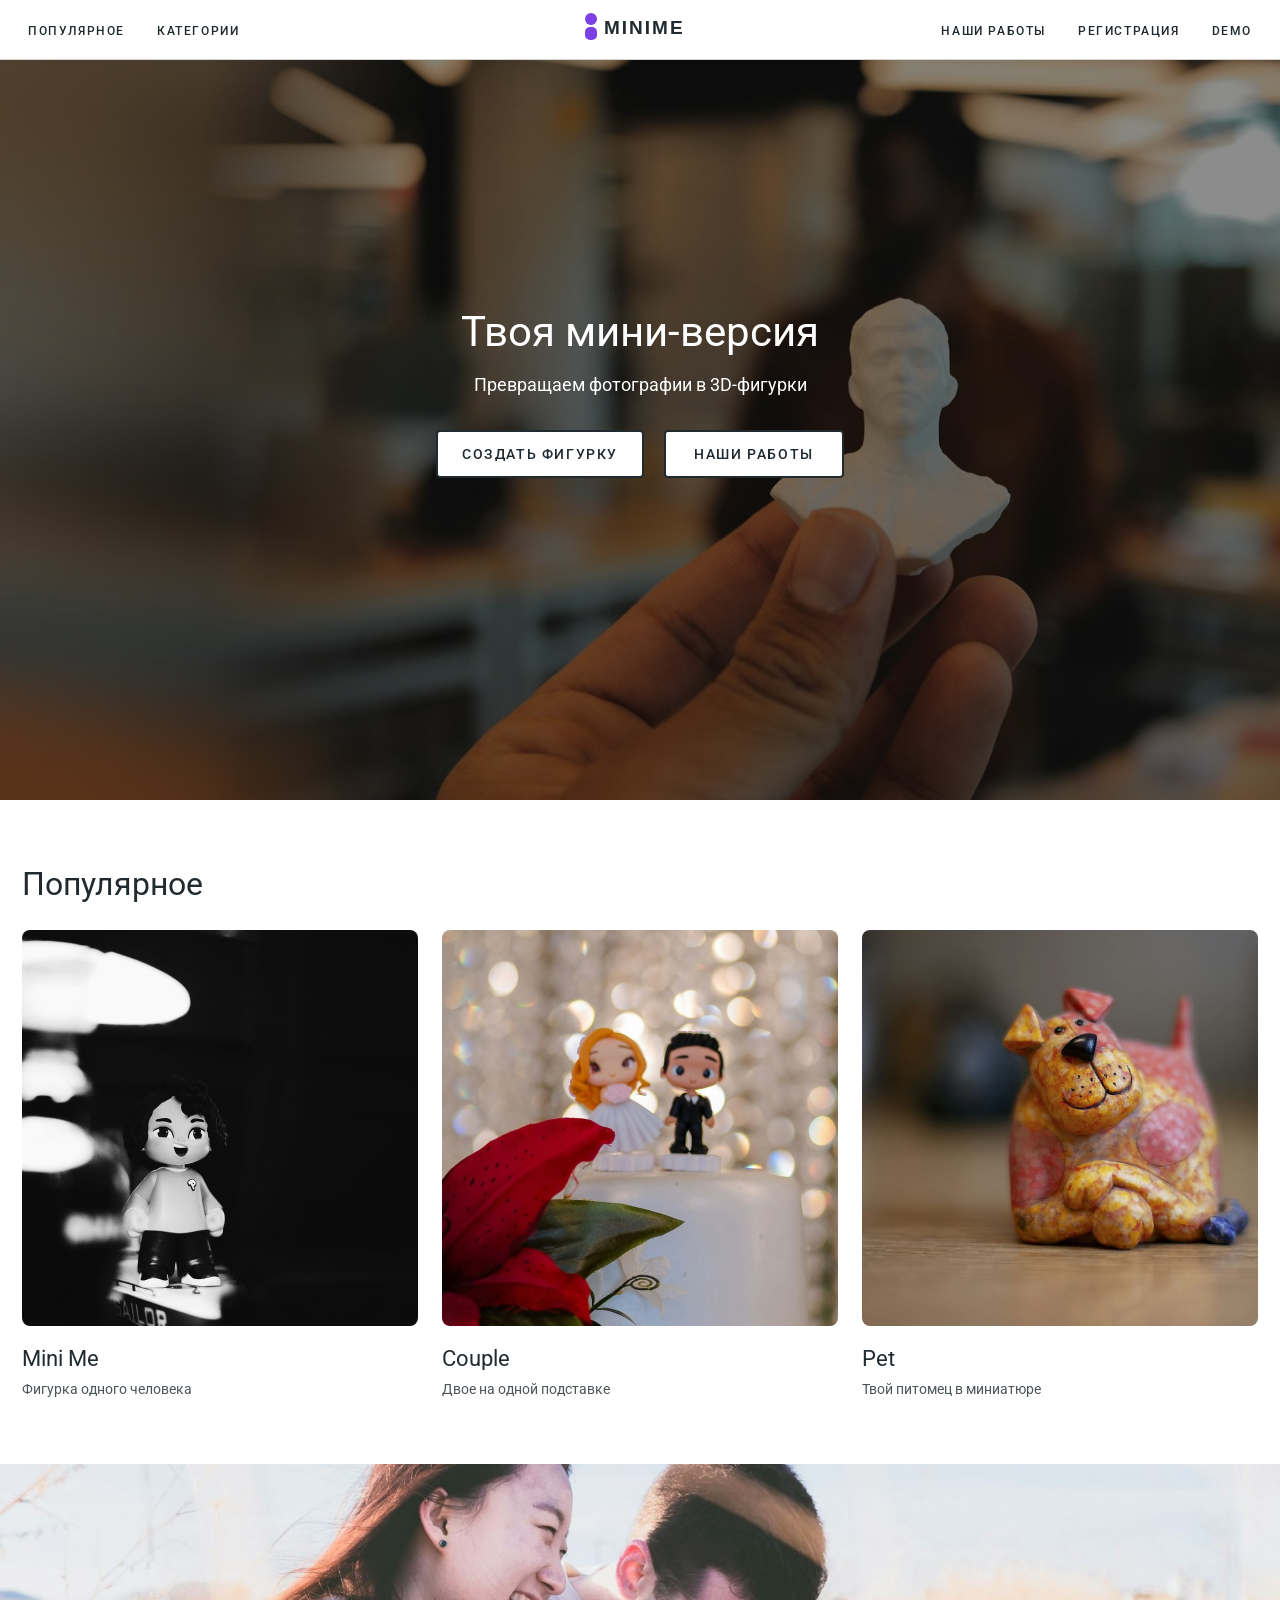
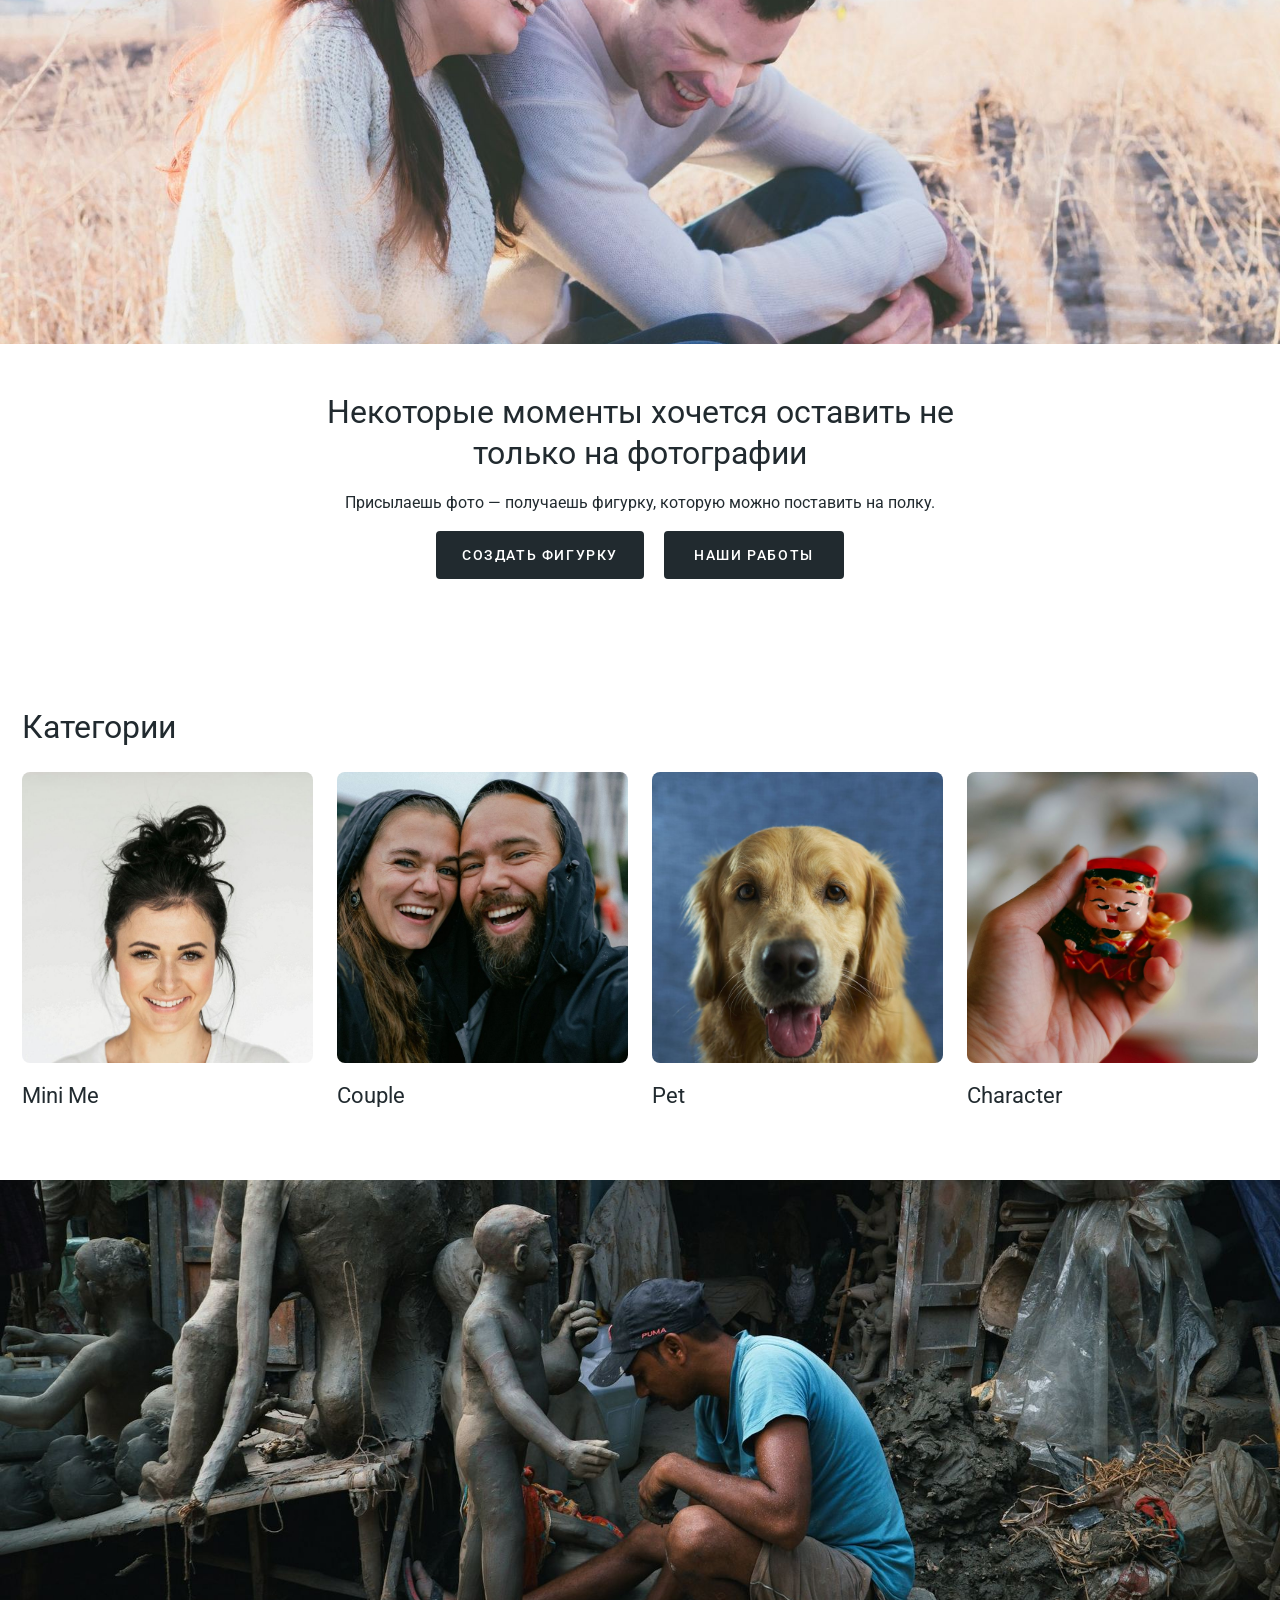
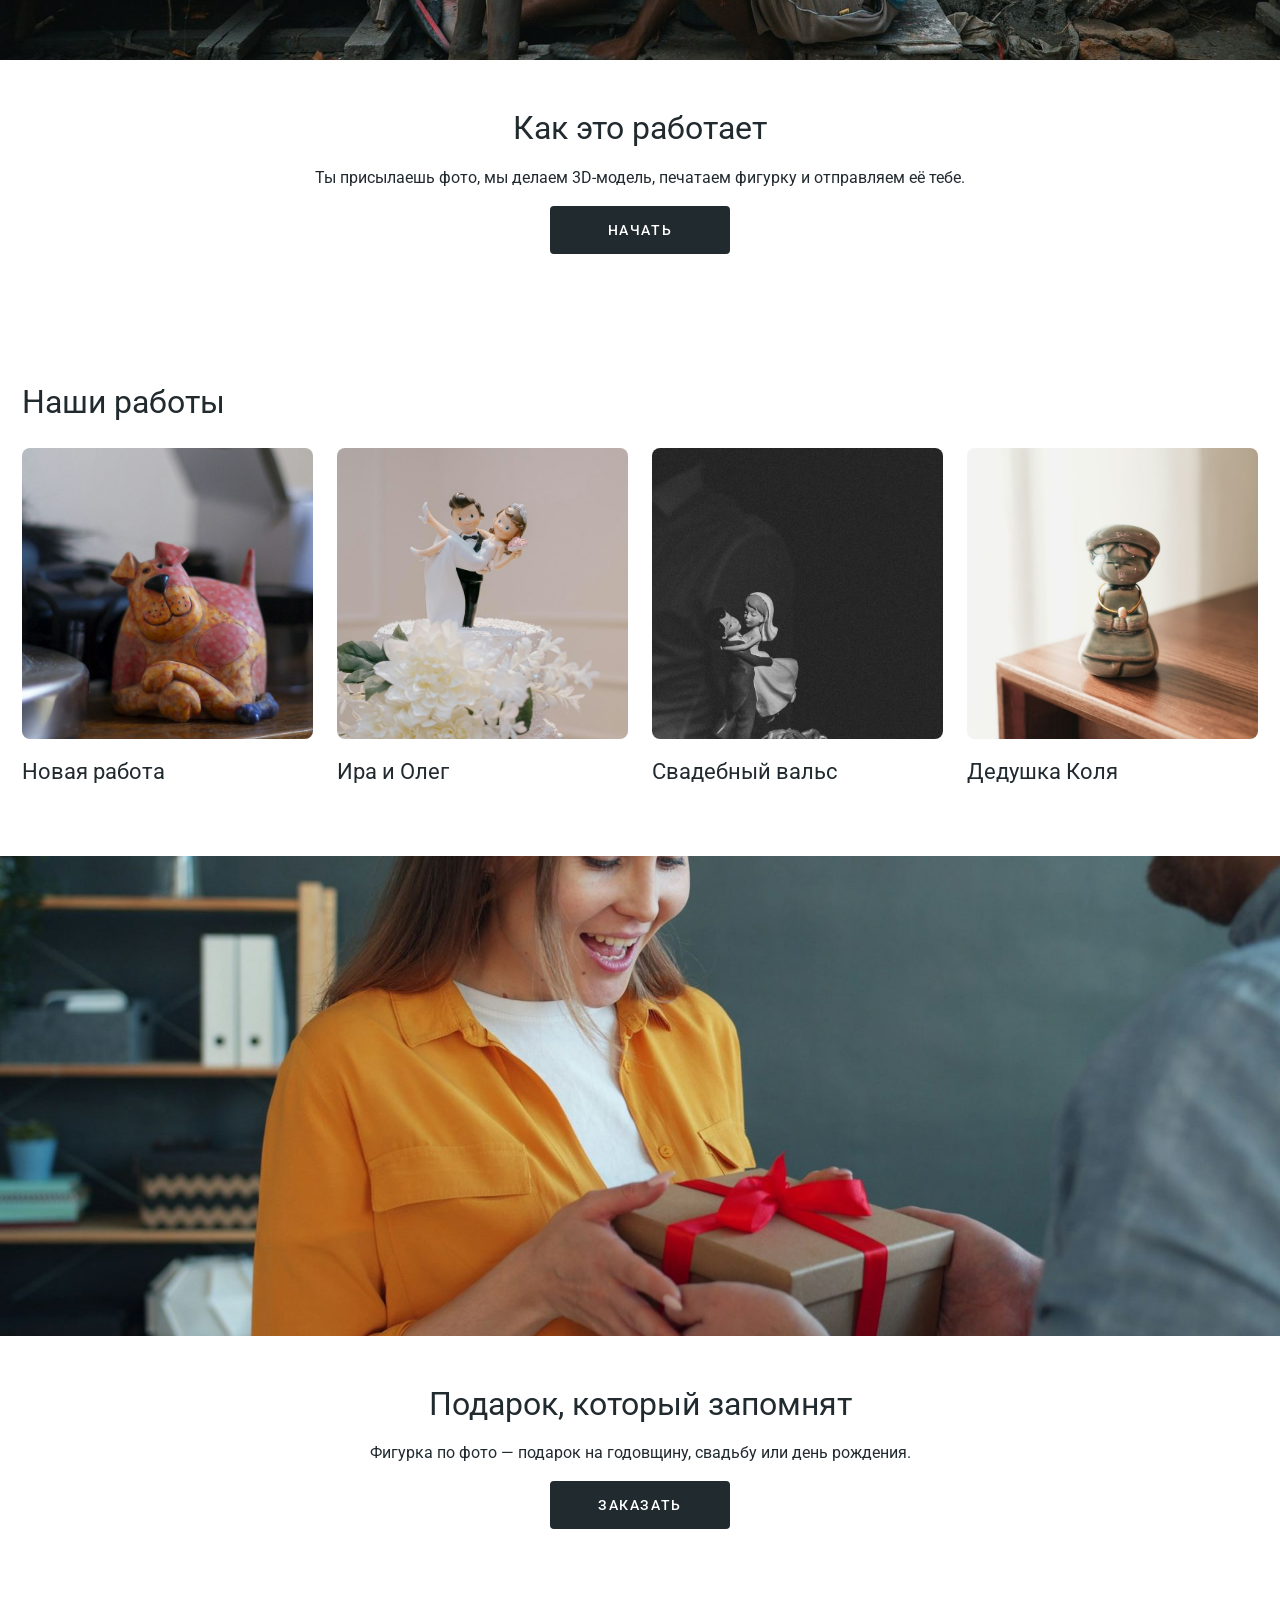
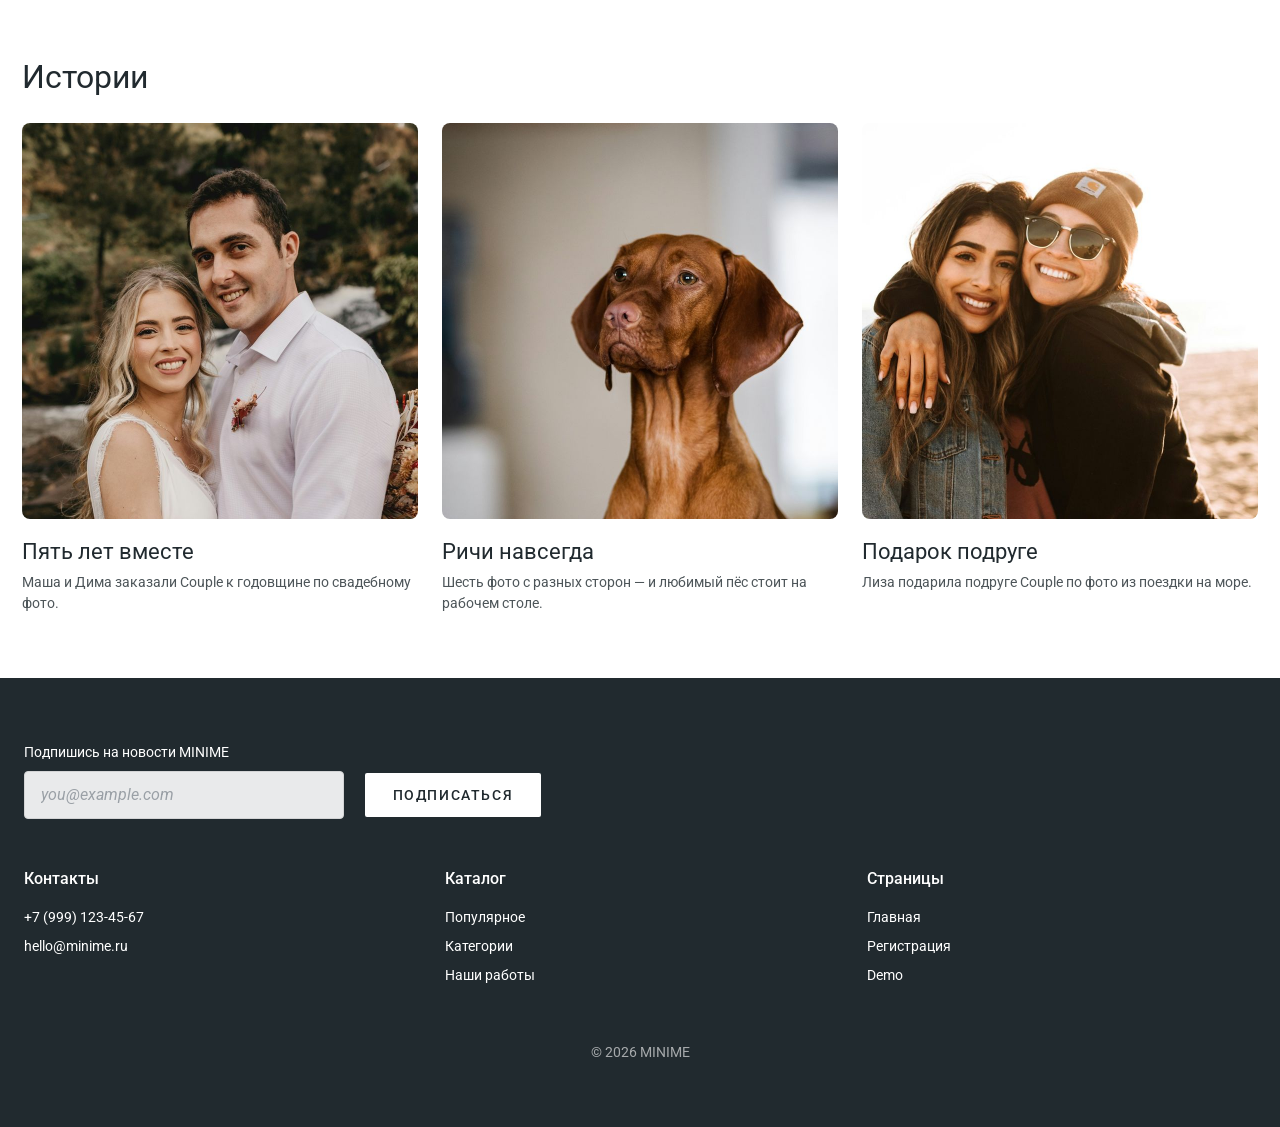
<file: index.html>
<!DOCTYPE html>
<html lang="ru">
<head>
  <meta charset="utf-8">
  <title>MINIME — твоя мини-версия</title>
  <link rel="stylesheet" href="https://fonts.googleapis.com/css2?family=Roboto:wght@400;500&amp;display=swap">
  <link rel="stylesheet" href="css/normalize.css">
  <link rel="stylesheet" href="css/style.css">
</head>
<body>
  <header class="header">
    <nav class="nav">
      <ul class="nav-list">
        <li><a class="nav-link" href="index.html#popular">Популярное</a></li>
        <li><a class="nav-link" href="index.html#categories">Категории</a></li>
      </ul>
      <a class="logo" href="index.html">
        <img src="images/logo.svg" alt="MINIME — на главную" width="120" height="38">
      </a>
      <ul class="nav-list nav-list-right">
        <li><a class="nav-link" href="index.html#works">Наши работы</a></li>
        <li><a class="nav-link" href="form.html">Регистрация</a></li>
        <li><a class="nav-link" href="demo.html">Demo</a></li>
      </ul>
    </nav>
  </header>

  <main>
    <section class="hero">
      <div class="hero-content">
        <h1 class="hero-title">Твоя мини-версия</h1>
        <p class="hero-text">Превращаем фотографии в 3D-фигурки</p>
        <a class="button button-light" href="form.html">Создать фигурку</a>
        <a class="button button-light" href="#works">Наши работы</a>
      </div>
    </section>

    <section class="section" id="popular">
      <h2 class="section-title">Популярное</h2>
      <ul class="cards">
        <li class="card">
          <img class="card-image" src="images/mini-me.jpg" alt="Фигурка девушки" width="396" height="396">
          <h3 class="card-title">Mini Me</h3>
          <p class="card-text">Фигурка одного человека</p>
        </li>
        <li class="card">
          <img class="card-image" src="images/couple.jpg" alt="Фигурки жениха и невесты на торте" width="396" height="396">
          <h3 class="card-title">Couple</h3>
          <p class="card-text">Двое на одной подставке</p>
        </li>
        <li class="card">
          <img class="card-image" src="images/pet.jpg" alt="Фигурка собаки" width="396" height="396">
          <h3 class="card-title">Pet</h3>
          <p class="card-text">Твой питомец в миниатюре</p>
        </li>
      </ul>
    </section>

    <section class="banner">
      <img class="banner-image" src="images/banner-emotion.jpg" alt="Смеющиеся парень и девушка" width="1440" height="542">
      <div class="banner-content">
        <h2 class="section-title">Некоторые моменты хочется оставить не только на фотографии</h2>
        <p>Присылаешь фото — получаешь фигурку, которую можно поставить на полку.</p>
        <a class="button" href="form.html">Создать фигурку</a>
        <a class="button" href="#works">Наши работы</a>
      </div>
    </section>

    <section class="section" id="categories">
      <h2 class="section-title">Категории</h2>
      <ul class="cards">
        <li class="card">
          <figure class="card-figure">
            <img class="card-image" src="images/cat-mini-me.jpg" alt="Портрет девушки" width="291" height="291">
            <figcaption class="card-title">Mini Me</figcaption>
          </figure>
        </li>
        <li class="card">
          <figure class="card-figure">
            <img class="card-image" src="images/cat-couple.jpg" alt="Парень и девушка" width="291" height="291">
            <figcaption class="card-title">Couple</figcaption>
          </figure>
        </li>
        <li class="card">
          <figure class="card-figure">
            <img class="card-image" src="images/cat-pet.jpg" alt="Золотистый ретривер" width="291" height="291">
            <figcaption class="card-title">Pet</figcaption>
          </figure>
        </li>
        <li class="card">
          <figure class="card-figure">
            <img class="card-image" src="images/cat-character.jpg" alt="Фигурка сказочного персонажа" width="291" height="291">
            <figcaption class="card-title">Character</figcaption>
          </figure>
        </li>
      </ul>
    </section>

    <section class="banner">
      <img class="banner-image" src="images/banner-process.jpg" alt="Скульптор в мастерской" width="1440" height="542">
      <div class="banner-content">
        <h2 class="section-title">Как это работает</h2>
        <p>Ты присылаешь фото, мы делаем 3D-модель, печатаем фигурку и отправляем её тебе.</p>
        <a class="button" href="form.html">Начать</a>
      </div>
    </section>

    <section class="section" id="works">
      <h2 class="section-title">Наши работы</h2>
      <ul class="cards">
        <li class="card loader-card">
          <div class="loader">
            <span class="loader-circle"></span>
            <span class="loader-text">Загрузка…</span>
          </div>
          <figure class="card-figure loader-content">
            <img class="card-image" src="images/work-ready.jpg" alt="Расписная фигурка собаки" width="291" height="291">
            <figcaption class="card-title">Новая работа</figcaption>
          </figure>
        </li>
        <li class="card">
          <figure class="card-figure">
            <img class="card-image" src="images/work-ira-oleg.jpg" alt="Фигурки пары на свадебном торте" width="291" height="291">
            <figcaption class="card-title">Ира и Олег</figcaption>
          </figure>
        </li>
        <li class="card">
          <figure class="card-figure">
            <img class="card-image" src="images/work-waltz.jpg" alt="Фигурки танцующей пары" width="291" height="291">
            <figcaption class="card-title">Свадебный вальс</figcaption>
          </figure>
        </li>
        <li class="card">
          <figure class="card-figure">
            <img class="card-image" src="images/work-grandpa.jpg" alt="Фигурка пожилого мужчины в кепке" width="291" height="291">
            <figcaption class="card-title">Дедушка Коля</figcaption>
          </figure>
        </li>
      </ul>
    </section>

    <section class="banner">
      <img class="banner-image" src="images/banner-gift.jpg" alt="Девушка радуется подарку" width="1440" height="542">
      <div class="banner-content">
        <h2 class="section-title">Подарок, который запомнят</h2>
        <p>Фигурка по фото — подарок на годовщину, свадьбу или день рождения.</p>
        <a class="button" href="form.html">Заказать</a>
      </div>
    </section>

    <section class="section" id="stories">
      <h2 class="section-title">Истории</h2>
      <ul class="cards">
        <li class="card">
          <article>
            <img class="card-image" src="images/story-wedding.jpg" alt="Жених и невеста" width="396" height="396">
            <h3 class="card-title">Пять лет вместе</h3>
            <p class="card-text">Маша и Дима заказали Couple к годовщине по свадебному фото.</p>
          </article>
        </li>
        <li class="card">
          <article>
            <img class="card-image" src="images/story-dog.jpg" alt="Рыжая собака" width="396" height="396">
            <h3 class="card-title">Ричи навсегда</h3>
            <p class="card-text">Шесть фото с разных сторон — и любимый пёс стоит на рабочем столе.</p>
          </article>
        </li>
        <li class="card">
          <article>
            <img class="card-image" src="images/story-friends.jpg" alt="Две подруги" width="396" height="396">
            <h3 class="card-title">Подарок подруге</h3>
            <p class="card-text">Лиза подарила подруге Couple по фото из поездки на море.</p>
          </article>
        </li>
      </ul>
    </section>
  </main>

  <footer class="footer">
    <div class="footer-inner">
      <form class="subscribe" action="https://httpbin.org/post" method="post">
        <label class="subscribe-label" for="subscribe-email">Подпишись на новости MINIME</label>
        <input class="subscribe-input" id="subscribe-email" type="email" name="email" placeholder="you@example.com" required>
        <button class="button button-light" type="submit">Подписаться</button>
      </form>

      <div class="footer-columns">
        <section class="footer-column">
          <h2 class="footer-title">Контакты</h2>
          <ul class="footer-list">
            <li><a class="footer-link" href="tel:+79991234567">+7 (999) 123-45-67</a></li>
            <li><a class="footer-link" href="mailto:hello@minime.ru">hello@minime.ru</a></li>
          </ul>
        </section>
        <section class="footer-column">
          <h2 class="footer-title">Каталог</h2>
          <ul class="footer-list">
            <li><a class="footer-link" href="index.html#popular">Популярное</a></li>
            <li><a class="footer-link" href="index.html#categories">Категории</a></li>
            <li><a class="footer-link" href="index.html#works">Наши работы</a></li>
          </ul>
        </section>
        <section class="footer-column">
          <h2 class="footer-title">Страницы</h2>
          <ul class="footer-list">
            <li><a class="footer-link" href="index.html">Главная</a></li>
            <li><a class="footer-link" href="form.html">Регистрация</a></li>
            <li><a class="footer-link" href="demo.html">Demo</a></li>
          </ul>
        </section>
      </div>

      <p class="copyright">© 2026 MINIME</p>
    </div>
  </footer>
</body>
</html>
</file>
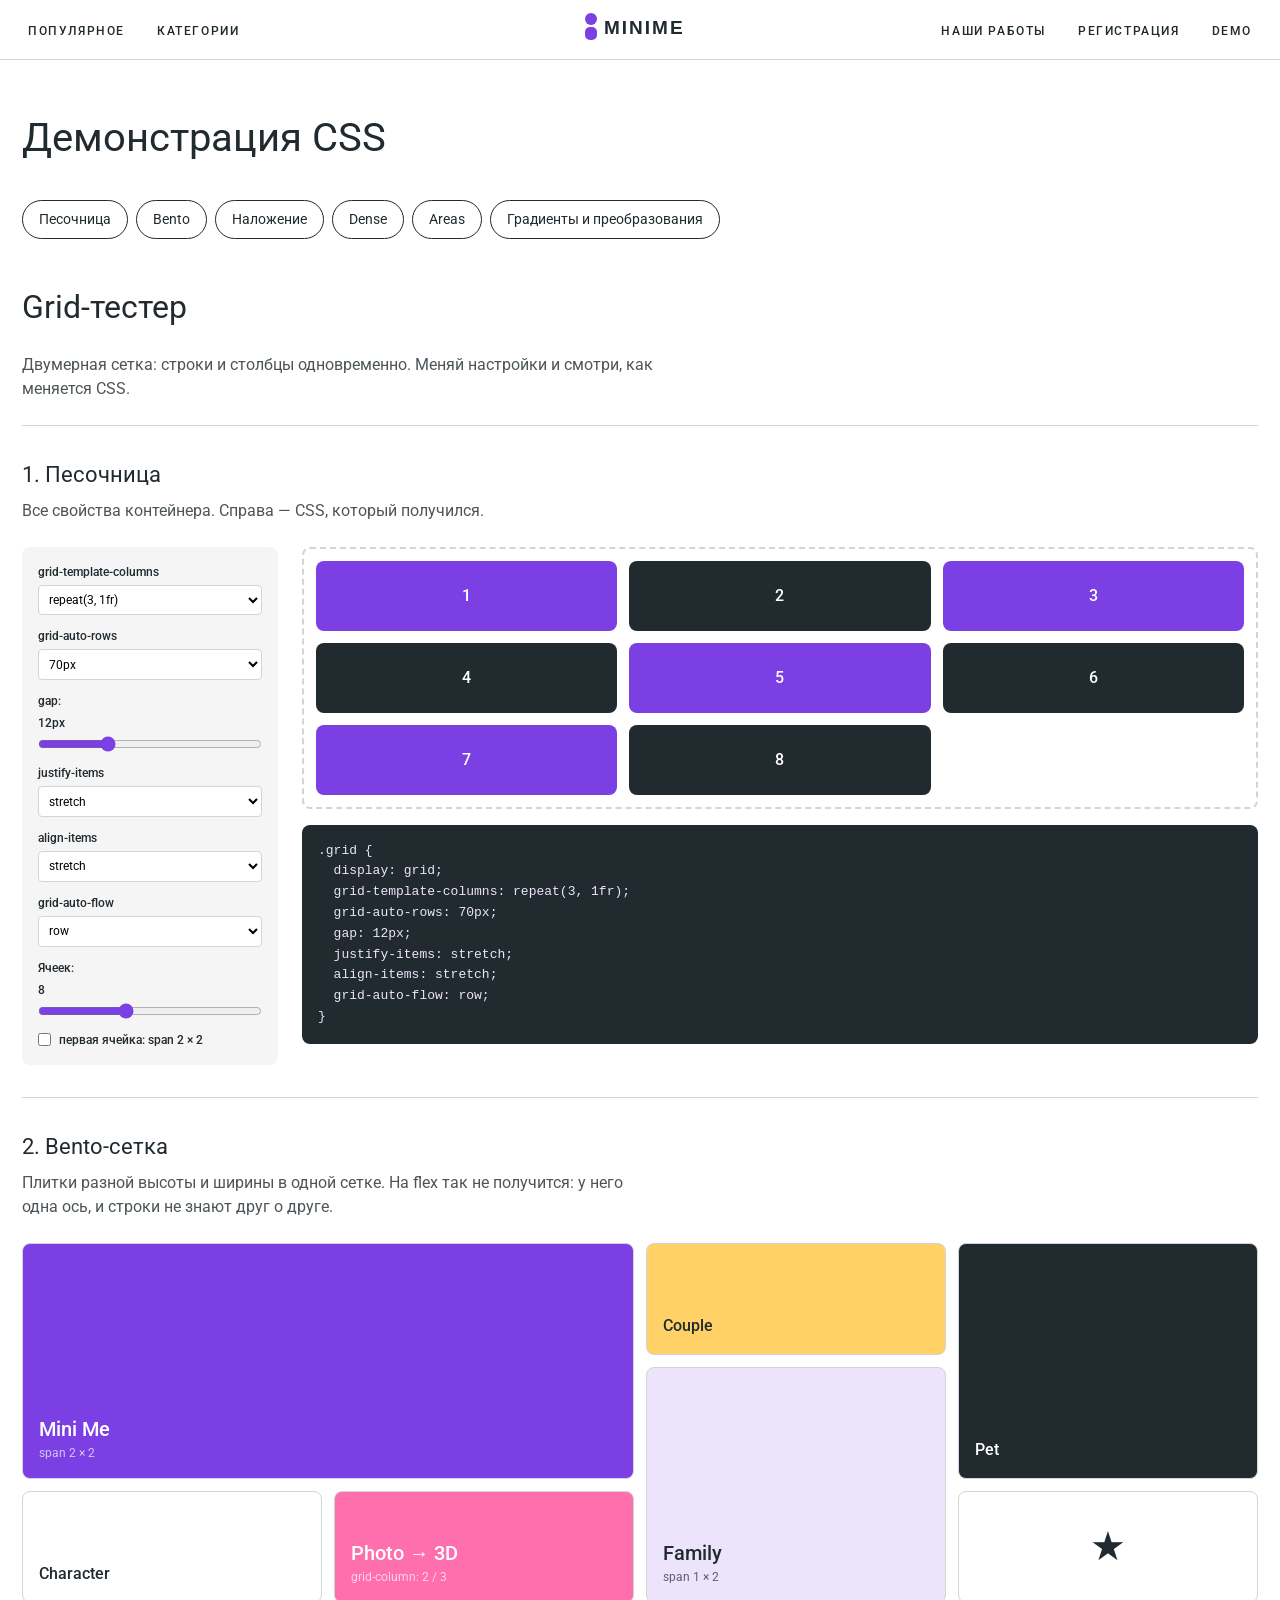
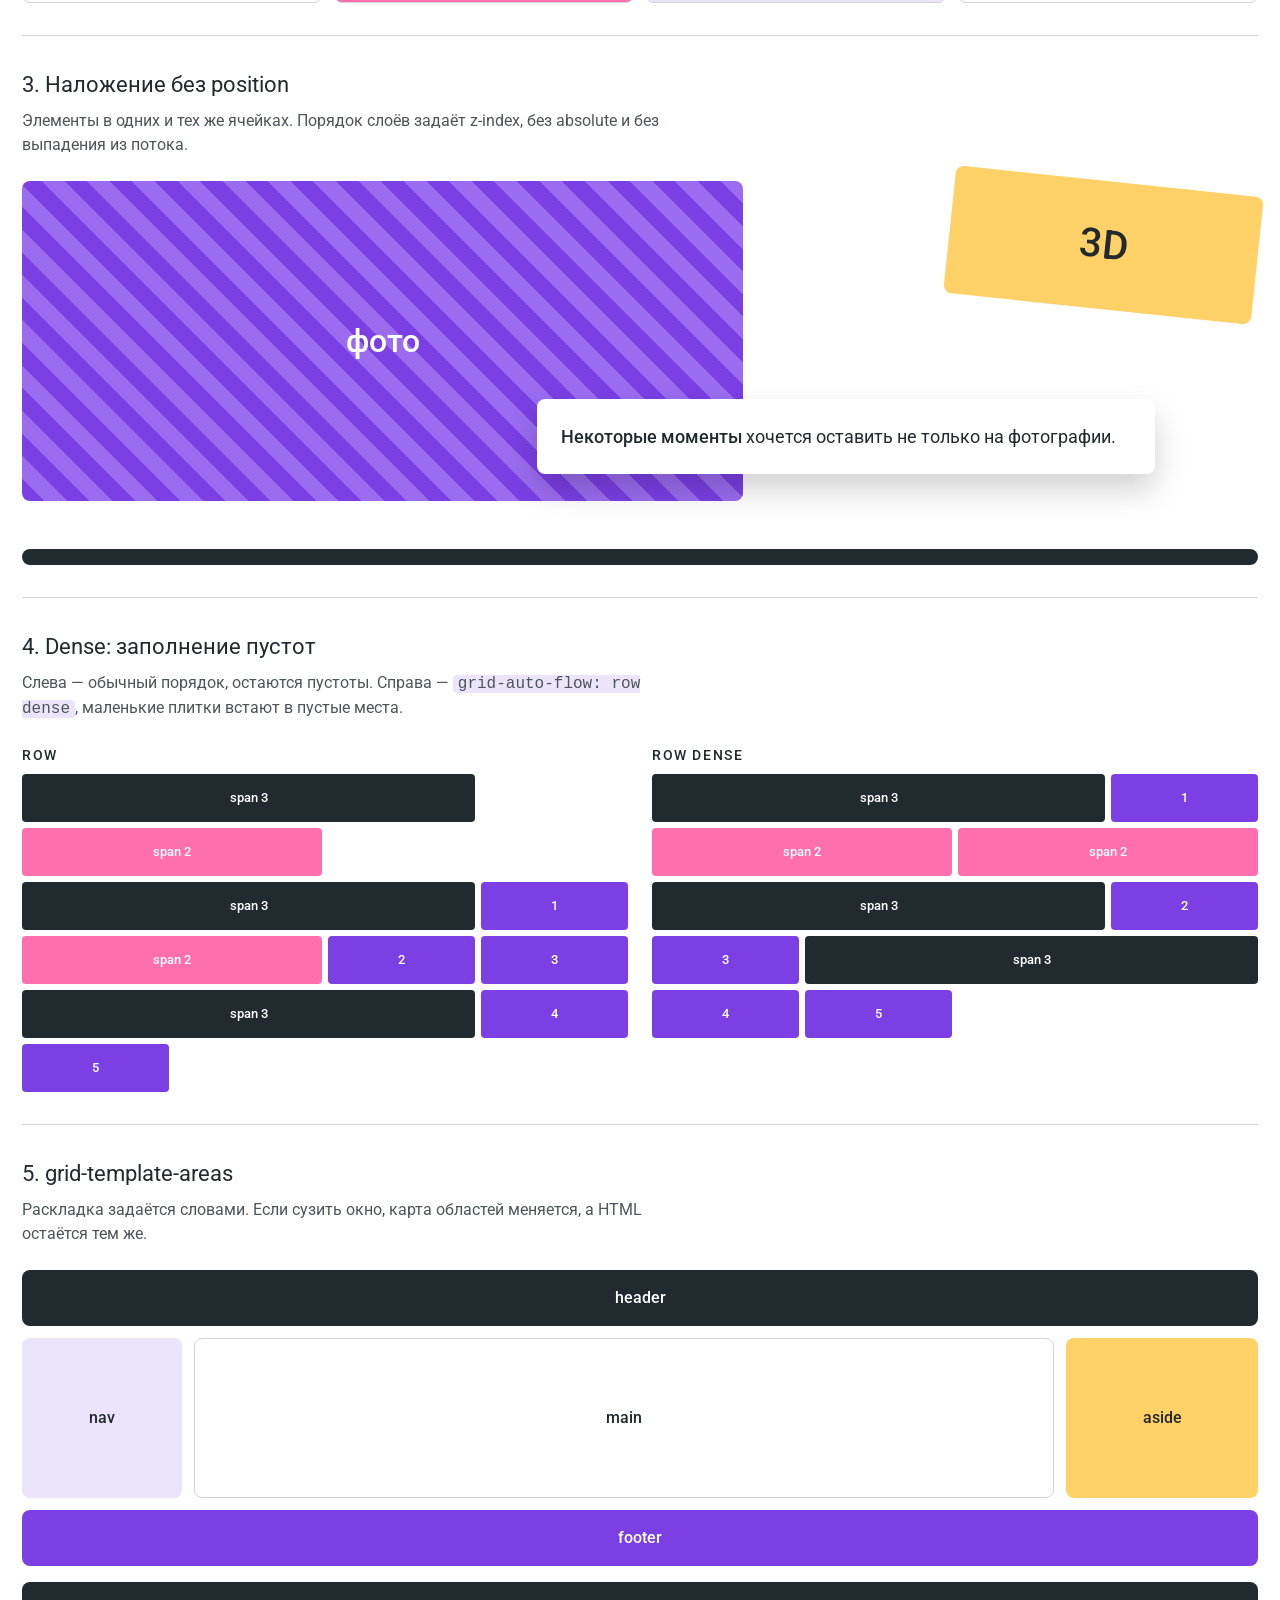
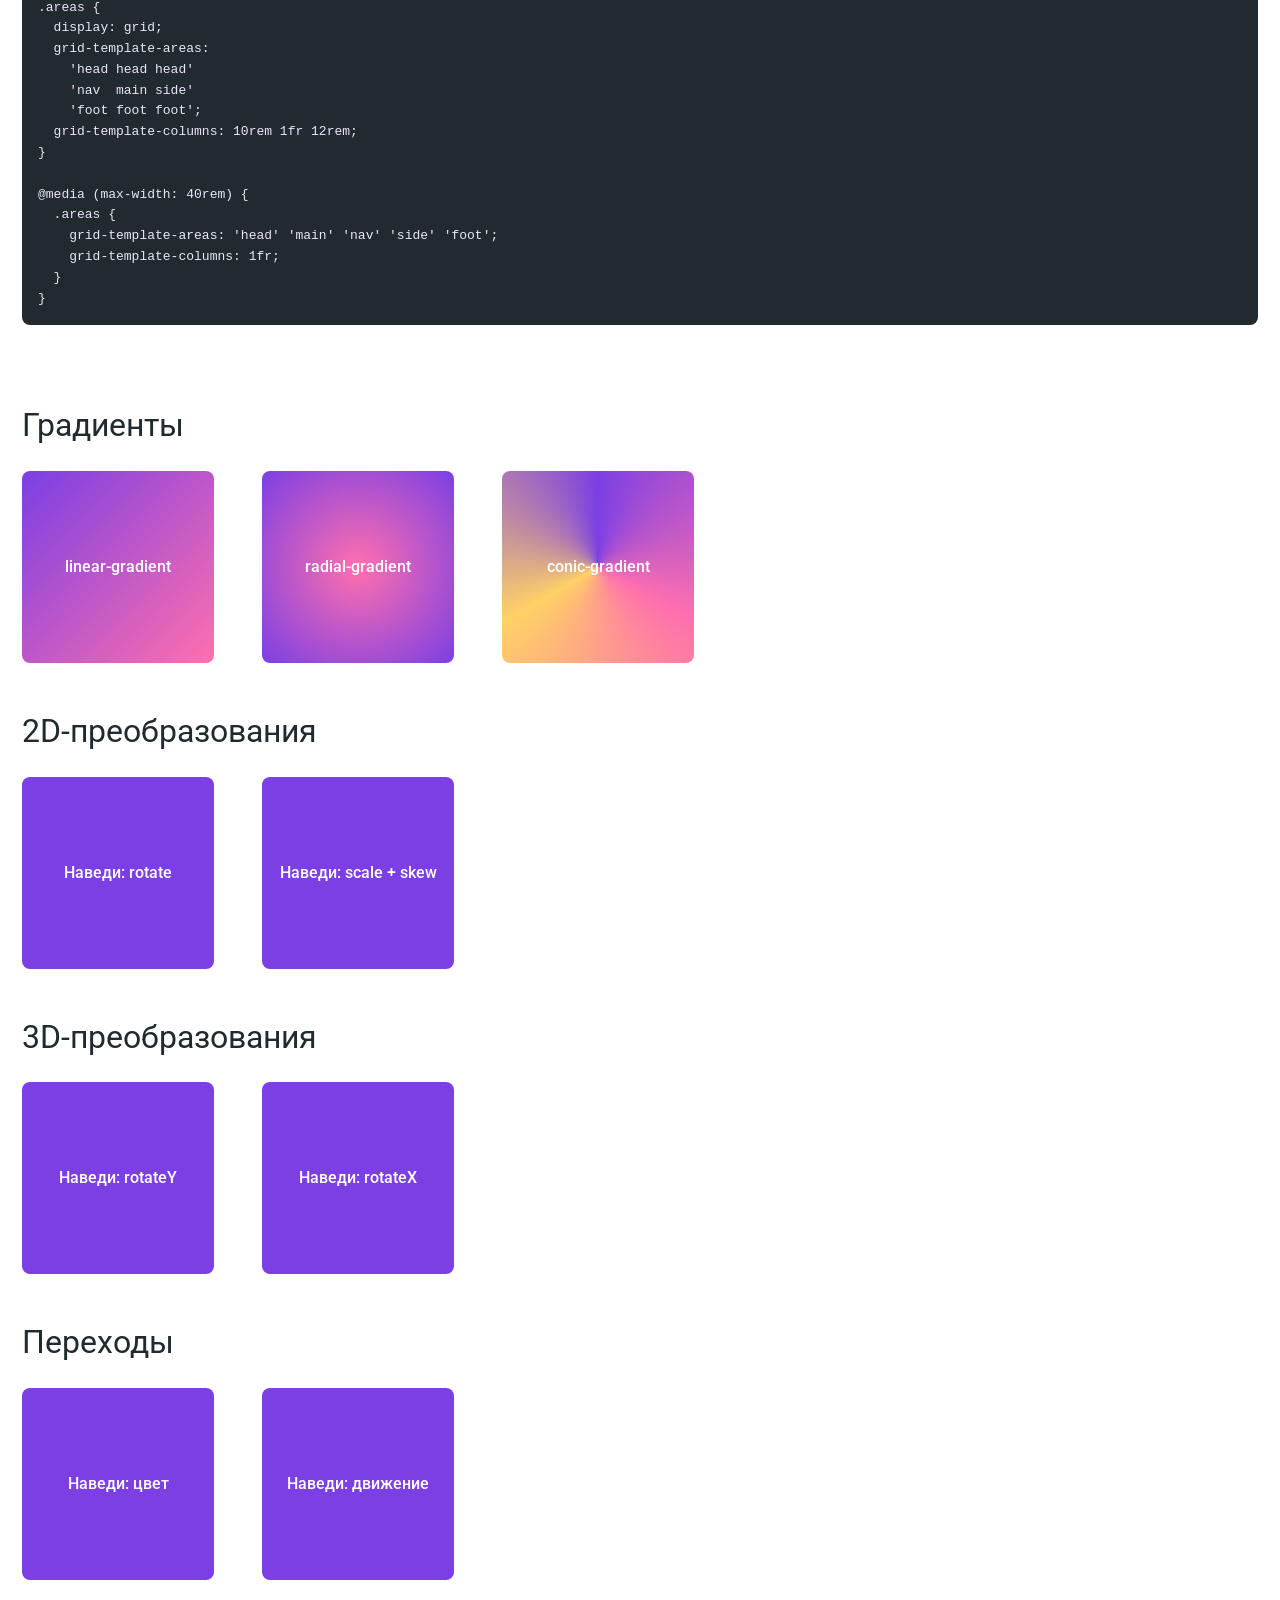
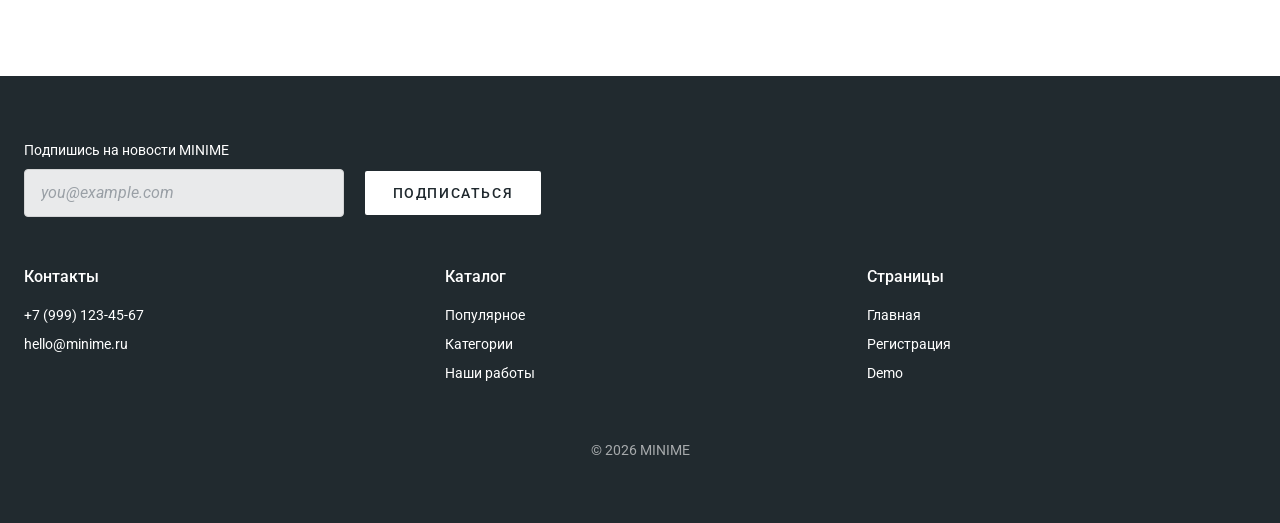
<file: demo.html>
<!DOCTYPE html>
<html lang="ru">
<head>
  <meta charset="utf-8">
  <title>Demo — MINIME</title>
  <link rel="stylesheet" href="https://fonts.googleapis.com/css2?family=Roboto:wght@400;500&amp;display=swap">
  <link rel="stylesheet" href="css/normalize.css">
  <link rel="stylesheet" href="css/style.css">
  <link rel="stylesheet" href="css/grid.css">
</head>
<body>
  <header class="header">
    <nav class="nav">
      <ul class="nav-list">
        <li><a class="nav-link" href="index.html#popular">Популярное</a></li>
        <li><a class="nav-link" href="index.html#categories">Категории</a></li>
      </ul>
      <a class="logo" href="index.html">
        <img src="images/logo.svg" alt="MINIME — на главную" width="120" height="38">
      </a>
      <ul class="nav-list nav-list-right">
        <li><a class="nav-link" href="index.html#works">Наши работы</a></li>
        <li><a class="nav-link" href="form.html">Регистрация</a></li>
        <li><a class="nav-link" href="demo.html">Demo</a></li>
      </ul>
    </nav>
  </header>

  <main class="demo">
    <h1 class="demo-title">Демонстрация CSS</h1>

    <nav aria-label="Разделы страницы">
      <ul class="demo-nav">
        <li><a href="#sandbox">Песочница</a></li>
        <li><a href="#bento">Bento</a></li>
        <li><a href="#overlap">Наложение</a></li>
        <li><a href="#dense">Dense</a></li>
        <li><a href="#areas">Areas</a></li>
        <li><a href="#effects">Градиенты и преобразования</a></li>
      </ul>
    </nav>

    <section class="demo-section">
      <h2 class="section-title">Grid-тестер</h2>
      <p class="block-note">Двумерная сетка: строки и столбцы одновременно. Меняй настройки и смотри, как меняется CSS.</p>

      <section class="block" id="sandbox">
        <h3 class="block-title">1. Песочница</h3>
        <p class="block-note">Все свойства контейнера. Справа — CSS, который получился.</p>
        <div class="sandbox">
          <form class="controls" id="controls">
            <label>grid-template-columns
              <select name="cols">
                <option value="repeat(3, 1fr)">repeat(3, 1fr)</option>
                <option value="repeat(4, 1fr)">repeat(4, 1fr)</option>
                <option value="1fr 2fr 1fr">1fr 2fr 1fr</option>
                <option value="120px 1fr 80px">120px 1fr 80px</option>
                <option value="repeat(auto-fit, minmax(110px, 1fr))">auto-fit + minmax(110px, 1fr)</option>
                <option value="repeat(auto-fill, 90px)">auto-fill, 90px</option>
              </select>
            </label>
            <label>grid-auto-rows
              <select name="rows">
                <option value="70px">70px</option>
                <option value="minmax(70px, auto)">minmax(70px, auto)</option>
                <option value="100px">100px</option>
              </select>
            </label>
            <label>gap: <span id="gapOut">12px</span>
              <input type="range" name="gap" min="0" max="40" value="12">
            </label>
            <label>justify-items
              <select name="ji">
                <option>stretch</option>
                <option>start</option>
                <option>center</option>
                <option>end</option>
              </select>
            </label>
            <label>align-items
              <select name="ai">
                <option>stretch</option>
                <option>start</option>
                <option>center</option>
                <option>end</option>
              </select>
            </label>
            <label>grid-auto-flow
              <select name="flow">
                <option>row</option>
                <option>column</option>
                <option>row dense</option>
              </select>
            </label>
            <label>Ячеек: <span id="countOut">8</span>
              <input type="range" name="count" min="3" max="16" value="8">
            </label>
            <label class="check"><input type="checkbox" name="span"> первая ячейка: span 2 × 2</label>
          </form>
          <div class="sandbox-view">
            <div class="sandbox-grid" id="sbGrid"></div>
            <pre class="code" id="sbCode"></pre>
          </div>
        </div>
      </section>

      <section class="block" id="bento">
        <h3 class="block-title">2. Bento-сетка</h3>
        <p class="block-note">Плитки разной высоты и ширины в одной сетке. На flex так не получится: у него одна ось, и строки не знают друг о друге.</p>
        <div class="bento">
          <div class="tile t1"><b>Mini Me</b><span>span 2 × 2</span></div>
          <div class="tile t2">Couple</div>
          <div class="tile t3">Pet</div>
          <div class="tile t4"><b>Family</b><span>span 1 × 2</span></div>
          <div class="tile t5">Character</div>
          <div class="tile t6"><b>Photo → 3D</b><span>grid-column: 2 / 3</span></div>
          <div class="tile t7">★</div>
        </div>
      </section>

      <section class="block" id="overlap">
        <h3 class="block-title">3. Наложение без position</h3>
        <p class="block-note">Элементы в одних и тех же ячейках. Порядок слоёв задаёт z-index, без absolute и без выпадения из потока.</p>
        <div class="overlap">
          <div class="ov ov-photo">фото</div>
          <div class="ov ov-card"><b>Некоторые моменты</b> хочется оставить не только на фотографии.</div>
          <div class="ov ov-badge">3D</div>
          <div class="ov ov-stripe"></div>
        </div>
      </section>

      <section class="block" id="dense">
        <h3 class="block-title">4. Dense: заполнение пустот</h3>
        <p class="block-note">Слева — обычный порядок, остаются пустоты. Справа — <code>grid-auto-flow: row dense</code>, маленькие плитки встают в пустые места.</p>
        <div class="dense-pair">
          <div>
            <h4 class="dense-title">row</h4>
            <div class="dense" id="dn"></div>
          </div>
          <div>
            <h4 class="dense-title">row dense</h4>
            <div class="dense dense-dense" id="dd"></div>
          </div>
        </div>
      </section>

      <section class="block" id="areas">
        <h3 class="block-title">5. grid-template-areas</h3>
        <p class="block-note">Раскладка задаётся словами. Если сузить окно, карта областей меняется, а HTML остаётся тем же.</p>
        <div class="areas">
          <div class="a-head">header</div>
          <div class="a-nav">nav</div>
          <div class="a-main">main</div>
          <div class="a-side">aside</div>
          <div class="a-foot">footer</div>
        </div>
        <pre class="code">.areas {
  display: grid;
  grid-template-areas:
    'head head head'
    'nav  main side'
    'foot foot foot';
  grid-template-columns: 10rem 1fr 12rem;
}

@media (max-width: 40rem) {
  .areas {
    grid-template-areas: 'head' 'main' 'nav' 'side' 'foot';
    grid-template-columns: 1fr;
  }
}</pre>
      </section>
    </section>

    <section class="demo-section" id="effects">
      <h2 class="section-title">Градиенты</h2>
      <div class="demo-row">
        <div class="demo-box gradient-linear">linear-gradient</div>
        <div class="demo-box gradient-radial">radial-gradient</div>
        <div class="demo-box gradient-conic">conic-gradient</div>
      </div>
    </section>

    <section class="demo-section">
      <h2 class="section-title">2D-преобразования</h2>
      <div class="demo-row">
        <div class="demo-box transform-rotate">Наведи: rotate</div>
        <div class="demo-box transform-scale">Наведи: scale + skew</div>
      </div>
    </section>

    <section class="demo-section">
      <h2 class="section-title">3D-преобразования</h2>
      <div class="demo-row demo-3d">
        <div class="demo-box transform-rotate-y">Наведи: rotateY</div>
        <div class="demo-box transform-rotate-x">Наведи: rotateX</div>
      </div>
    </section>

    <section class="demo-section">
      <h2 class="section-title">Переходы</h2>
      <div class="demo-row">
        <div class="demo-box transition-color">Наведи: цвет</div>
        <div class="demo-box transition-move">Наведи: движение</div>
      </div>
    </section>
  </main>

  <footer class="footer">
    <div class="footer-inner">
      <form class="subscribe" action="https://httpbin.org/post" method="post">
        <label class="subscribe-label" for="subscribe-email">Подпишись на новости MINIME</label>
        <input class="subscribe-input" id="subscribe-email" type="email" name="email" placeholder="you@example.com" required>
        <button class="button button-light" type="submit">Подписаться</button>
      </form>

      <div class="footer-columns">
        <section class="footer-column">
          <h2 class="footer-title">Контакты</h2>
          <ul class="footer-list">
            <li><a class="footer-link" href="tel:+79991234567">+7 (999) 123-45-67</a></li>
            <li><a class="footer-link" href="mailto:hello@minime.ru">hello@minime.ru</a></li>
          </ul>
        </section>
        <section class="footer-column">
          <h2 class="footer-title">Каталог</h2>
          <ul class="footer-list">
            <li><a class="footer-link" href="index.html#popular">Популярное</a></li>
            <li><a class="footer-link" href="index.html#categories">Категории</a></li>
            <li><a class="footer-link" href="index.html#works">Наши работы</a></li>
          </ul>
        </section>
        <section class="footer-column">
          <h2 class="footer-title">Страницы</h2>
          <ul class="footer-list">
            <li><a class="footer-link" href="index.html">Главная</a></li>
            <li><a class="footer-link" href="form.html">Регистрация</a></li>
            <li><a class="footer-link" href="demo.html">Demo</a></li>
          </ul>
        </section>
      </div>

      <p class="copyright">© 2026 MINIME</p>
    </div>
  </footer>

  <script src="js/grid.js"></script>
</body>
</html>
</file>
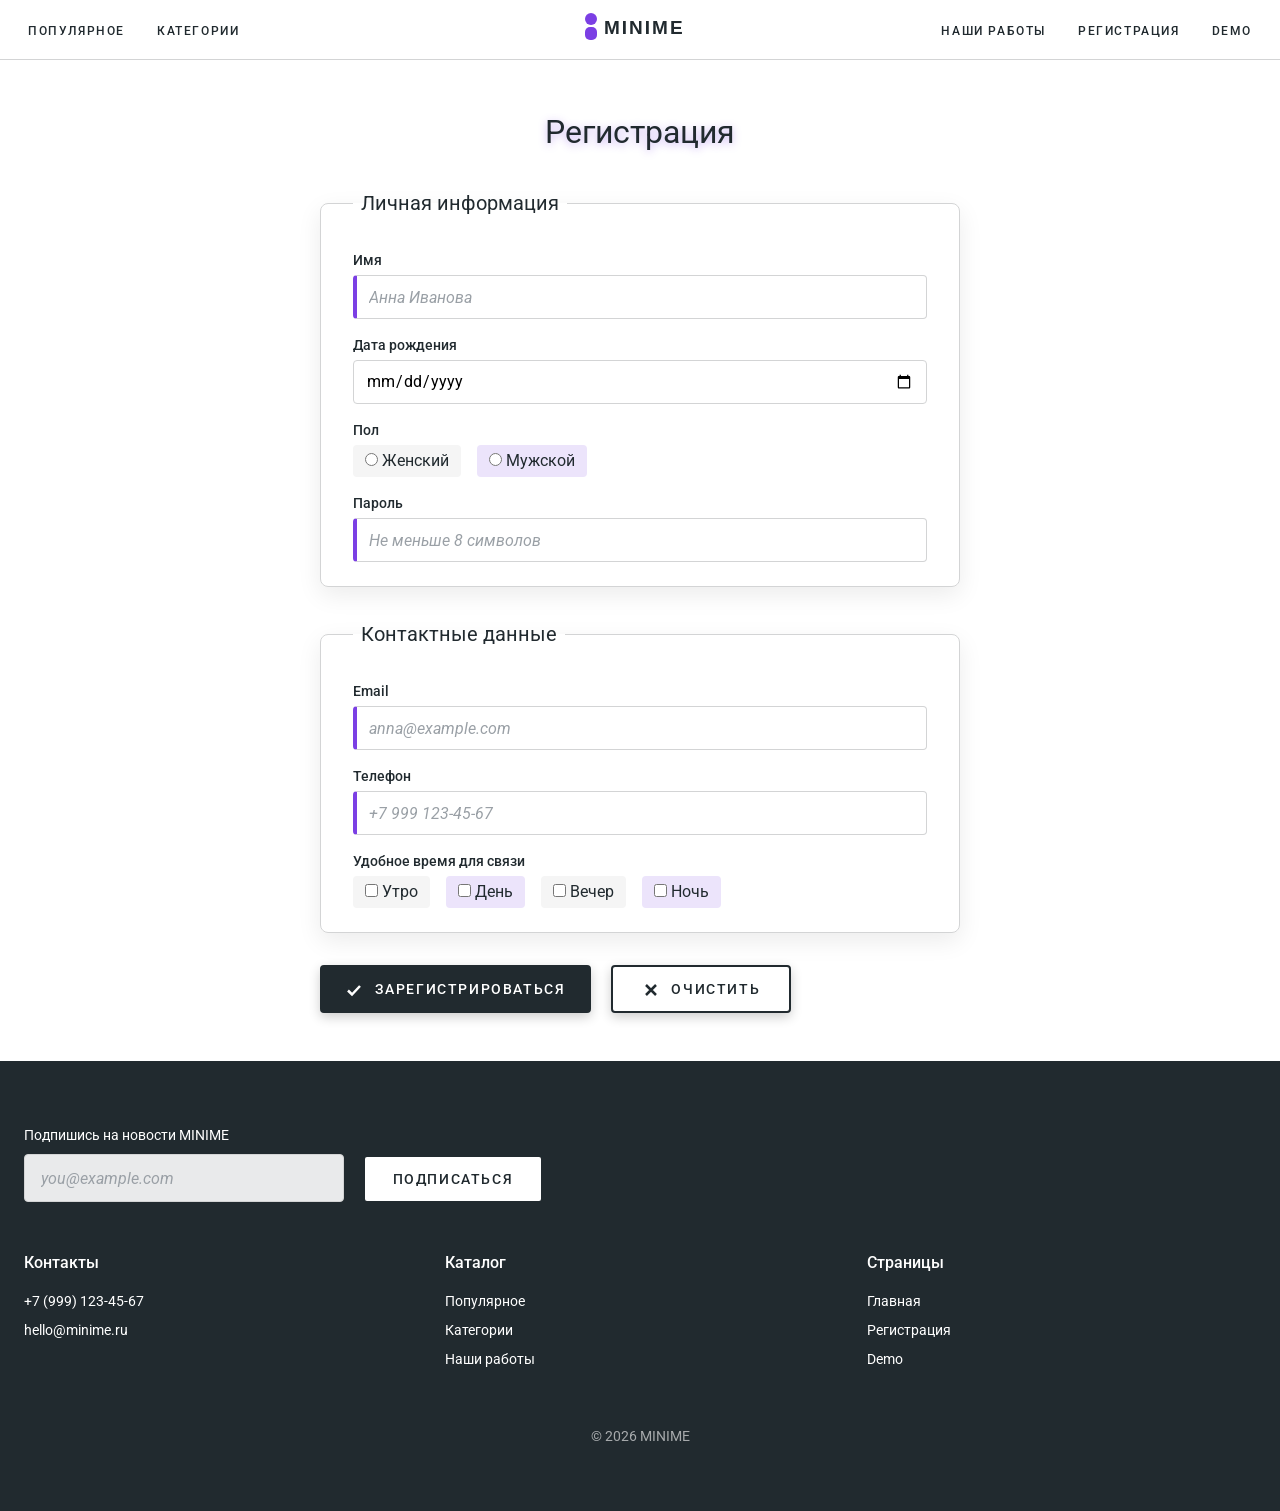
<file: form.html>
<!DOCTYPE html>
<html lang="ru">
<head>
  <meta charset="utf-8">
  <title>Регистрация — MINIME</title>
  <link rel="stylesheet" href="https://fonts.googleapis.com/css2?family=Roboto:wght@400;500&amp;display=swap">
  <link rel="stylesheet" href="css/normalize.css">
  <link rel="stylesheet" href="css/style.css">
</head>
<body class="page-form">
  <header class="header">
    <nav class="nav">
      <ul class="nav-list">
        <li><a class="nav-link" href="index.html#popular">Популярное</a></li>
        <li><a class="nav-link" href="index.html#categories">Категории</a></li>
      </ul>
      <a class="logo" href="index.html">
        <img src="images/logo.svg" alt="MINIME — на главную" width="120" height="38">
      </a>
      <ul class="nav-list nav-list-right">
        <li><a class="nav-link" href="index.html#works">Наши работы</a></li>
        <li><a class="nav-link" href="form.html">Регистрация</a></li>
        <li><a class="nav-link" href="demo.html">Demo</a></li>
      </ul>
    </nav>
  </header>

  <main class="form-page">
    <h1 class="form-title">Регистрация</h1>

    <form class="form" action="https://httpbin.org/post" method="post">
      <fieldset class="form-group">
        <legend class="form-legend">Личная информация</legend>

        <label class="form-label" for="name">Имя</label>
        <input class="form-input" id="name" type="text" name="name" placeholder="Анна Иванова" required>

        <label class="form-label" for="birthday">Дата рождения</label>
        <input class="form-input" id="birthday" type="date" name="birthday">

        <p class="form-label">Пол</p>
        <ul class="choice-list">
          <li>
            <input id="gender-female" type="radio" name="gender" value="female">
            <label for="gender-female">Женский</label>
          </li>
          <li>
            <input id="gender-male" type="radio" name="gender" value="male">
            <label for="gender-male">Мужской</label>
          </li>
        </ul>

        <label class="form-label" for="password">Пароль</label>
        <input class="form-input" id="password" type="password" name="password" placeholder="Не меньше 8 символов" minlength="8" required>
      </fieldset>

      <fieldset class="form-group">
        <legend class="form-legend">Контактные данные</legend>

        <label class="form-label" for="email">Email</label>
        <input class="form-input" id="email" type="email" name="email" placeholder="anna@example.com" required>

        <label class="form-label" for="phone">Телефон</label>
        <input class="form-input" id="phone" type="tel" name="phone" placeholder="+7 999 123-45-67" required>

        <p class="form-label">Удобное время для связи</p>
        <ul class="choice-list">
          <li>
            <input id="time-morning" type="checkbox" name="time" value="morning">
            <label for="time-morning">Утро</label>
          </li>
          <li>
            <input id="time-day" type="checkbox" name="time" value="day">
            <label for="time-day">День</label>
          </li>
          <li>
            <input id="time-evening" type="checkbox" name="time" value="evening">
            <label for="time-evening">Вечер</label>
          </li>
          <li>
            <input id="time-night" type="checkbox" name="time" value="night">
            <label for="time-night">Ночь</label>
          </li>
        </ul>
      </fieldset>

      <button class="button" type="submit">
        <img src="images/icon-check.svg" alt="" width="16" height="16">
        Зарегистрироваться
      </button>
      <button class="button button-light" type="reset">
        <img src="images/icon-clear.svg" alt="" width="16" height="16">
        Очистить
      </button>
    </form>
  </main>

  <footer class="footer">
    <div class="footer-inner">
      <form class="subscribe" action="https://httpbin.org/post" method="post">
        <label class="subscribe-label" for="subscribe-email">Подпишись на новости MINIME</label>
        <input class="subscribe-input" id="subscribe-email" type="email" name="email" placeholder="you@example.com" required>
        <button class="button button-light" type="submit">Подписаться</button>
      </form>

      <div class="footer-columns">
        <section class="footer-column">
          <h2 class="footer-title">Контакты</h2>
          <ul class="footer-list">
            <li><a class="footer-link" href="tel:+79991234567">+7 (999) 123-45-67</a></li>
            <li><a class="footer-link" href="mailto:hello@minime.ru">hello@minime.ru</a></li>
          </ul>
        </section>
        <section class="footer-column">
          <h2 class="footer-title">Каталог</h2>
          <ul class="footer-list">
            <li><a class="footer-link" href="index.html#popular">Популярное</a></li>
            <li><a class="footer-link" href="index.html#categories">Категории</a></li>
            <li><a class="footer-link" href="index.html#works">Наши работы</a></li>
          </ul>
        </section>
        <section class="footer-column">
          <h2 class="footer-title">Страницы</h2>
          <ul class="footer-list">
            <li><a class="footer-link" href="index.html">Главная</a></li>
            <li><a class="footer-link" href="form.html">Регистрация</a></li>
            <li><a class="footer-link" href="demo.html">Demo</a></li>
          </ul>
        </section>
      </div>

      <p class="copyright">© 2026 MINIME</p>
    </div>
  </footer>
</body>
</html>
</file>
<file: css/style.css>
/* ЛР3. Основы CSS: шрифт, размер и жирность текста, межстрочный интервал,
   выравнивание, цвета текста и фона, ссылки, границы и скругления */

body {
  font-family: 'Roboto', Arial, sans-serif;
  font-size: 1rem;
  font-weight: 400;
  line-height: 1.5;
  color: #212a2f;
  background-color: #fff;
}

a {
  color: #212a2f;
  text-decoration: none;
}

h1,
h2,
h3 {
  font-weight: 400;
}

.nav-link {
  font-size: .75rem;
  font-weight: 500;
  letter-spacing: .1rem;
  text-transform: uppercase;
}

.hero-content {
  text-align: center;
}

.hero-title {
  font-size: 3rem;
  color: #fff;
}

.hero-text {
  font-size: 1.125rem;
  color: #fff;
}

.section-title {
  font-size: 2rem;
  line-height: 1.3;
}

.button {
  font-family: inherit;
  font-size: .875rem;
  font-weight: 500;
  letter-spacing: .1rem;
  text-transform: uppercase;
  color: #fff;
  background-color: #212a2f;
  border: 2px solid #212a2f;
  border-radius: .25rem;
  cursor: pointer;
}

.button-light {
  color: #212a2f;
  background-color: #fff;
}

.card-image {
  border-radius: .5rem;
}

.card-title {
  font-size: 1.375rem;
}

.card-text {
  font-size: .875rem;
}

.banner-content {
  text-align: center;
}

.footer {
  font-size: .875rem;
  color: #fff;
  background-color: #212a2f;
}

.footer-title {
  font-size: 1rem;
  font-weight: 500;
}

.footer-link {
  color: #fff;
}

.subscribe-input {
  font-family: inherit;
  font-size: 1rem;
  border: 1px solid #d3d4d5;
  border-radius: .25rem;
}

.copyright {
  text-align: center;
}

/* ЛР4. Поток, размеры, позиционирование: box-sizing, width/height,
   min/max-размеры, position, z-index */

*,
*::before,
*::after {
  box-sizing: border-box;
}

img {
  max-width: 100%;
}

.header {
  position: sticky;
  top: 0;
  z-index: 10;
  height: 3.75rem;
  padding: 0 1.75rem;
  background-color: #fff;
  border-bottom: 1px solid #d3d4d5;
}

.nav {
  height: 100%;
}

.nav-list {
  margin: 0;
  padding: 0;
  list-style: none;
}

.hero {
  position: relative;
  height: 46.25rem;
  min-height: 30rem;
}

.hero-content {
  position: absolute;
  top: 15rem;
  left: 0;
  z-index: 1;
  width: 100%;
}

.hero-title {
  margin: 0 0 .5rem;
}

.hero-text {
  margin: 0 0 2rem;
}

.button {
  display: inline-block;
  min-width: 11.25rem;
  height: 3rem;
  margin: 0 .5rem;
  padding: 0 1.5rem;
  line-height: 2.75rem;
}

.section {
  max-width: 77.25rem;
  margin: 0 auto;
  padding: 4rem 0;
}

.section-title {
  margin: 0 0 1.5rem;
}

.cards {
  margin: 0;
  padding: 0;
  list-style: none;
}

.card-image {
  display: block;
  width: 100%;
  height: auto;
}

.card-figure {
  margin: 0;
}

.card-title {
  display: block;
  margin: 1rem 0 .25rem;
}

.card-text {
  margin: 0;
}

.banner-image {
  display: block;
  width: 100%;
  height: 30rem;
}

.banner-content {
  max-width: 43rem;
  margin: 0 auto;
  padding: 3rem 0 4rem;
}

.banner-content .section-title {
  margin-bottom: 1rem;
}

.footer {
  padding: 4rem 1.5rem;
}

.footer-inner {
  max-width: 77.25rem;
  margin: 0 auto;
}

.subscribe-label {
  display: block;
  margin-bottom: .5rem;
}

.subscribe-input {
  width: 20rem;
  height: 3rem;
  margin-right: .5rem;
  padding: 0 1rem;
}

.footer-columns {
  margin-top: 3rem;
}

.footer-title {
  margin: 0 0 1rem;
}

.footer-list {
  margin: 0;
  padding: 0;
  list-style: none;
}

.footer-list li {
  margin-bottom: .5rem;
}

.copyright {
  margin: 3rem 0 0;
}

/* ЛР5. Flexbox, цвета в разных форматах (RGB, RGBA, HSL, HSLA, имя),
   относительные единицы (rem, %, vw, vh) */

.nav {
  display: flex;
  align-items: center;
  justify-content: space-between;
}

.nav-list {
  display: flex;
  flex: 1 1 0;
  gap: 2rem;
}

.nav-list-right {
  justify-content: flex-end;
}

.hero {
  max-height: 85vh;
}

.hero-title {
  font-size: 3.3vw;
}

.cards {
  display: flex;
  gap: 1.5rem;
}

.card {
  flex: 1 1 0;
}

.card-text {
  color: rgb(77, 85, 89);
}

.subscribe-input {
  background-color: rgba(255, 255, 255, .9);
}

.footer-columns {
  display: flex;
  gap: 2rem;
}

.footer-column {
  flex: 1 1 0;
}

.footer-title {
  color: hsl(0, 0%, 100%);
}

.copyright {
  color: hsla(0, 0%, 100%, .6);
}

.header {
  background-color: white;
}

/* ЛР6. Изображения: фон hero, object-fit и object-position */

.hero {
  background-image: url('../images/hero.jpg');
  background-position: right center;
  background-size: cover;
}

.banner-image {
  object-fit: cover;
  object-position: center;
}

.card-image {
  aspect-ratio: 1 / 1;
  object-fit: cover;
}

/* ЛР7. Формы: страница form.html, подвал прижат к низу окна */

.page-form {
  display: flex;
  flex-direction: column;
  min-height: 100vh;
}

.page-form main {
  flex: 1 0 auto;
}

.form-page {
  width: 100%;
  max-width: 40rem;
  margin: 0 auto;
  padding: 3rem 0;
}

.form-title {
  margin: 0 0 2rem;
  font-size: 2rem;
  text-align: center;
}

.form-group {
  margin: 0 0 2rem;
  padding: 1rem 2rem 1.5rem;
  border: 1px solid #d3d4d5;
  border-radius: .5rem;
}

.form-legend {
  padding: 0 .5rem;
  font-size: 1.25rem;
}

.form-label {
  display: block;
  margin: 1rem 0 .25rem;
  font-size: .875rem;
  font-weight: 500;
}

.form-input {
  width: 100%;
  height: 2.75rem;
  padding: 0 .75rem;
  font-family: inherit;
  font-size: 1rem;
  border: 1px solid #d3d4d5;
  border-radius: .25rem;
}

.choice-list {
  display: flex;
  gap: 1rem;
  margin: 0;
  padding: 0;
  list-style: none;
}

.choice-list li {
  padding: .25rem .75rem;
  border-radius: .25rem;
}

.form .button {
  margin: 0 1rem 0 0;
}

.button img {
  margin-right: .5rem;
  vertical-align: middle;
}

/* ЛР8. Псевдоклассы и псевдоэлементы */

::selection {
  color: #fff;
  background-color: #7b3fe4;
}

.nav-link:hover,
.nav-link:focus {
  color: #7b3fe4;
}

.nav-link:active {
  color: #4d5559;
}

.footer-link:hover,
.footer-link:focus {
  text-decoration: underline;
}

.footer-link:active {
  color: #d3d4d5;
}

.button:hover {
  color: #fff;
  background-color: #7b3fe4;
  border-color: #7b3fe4;
}

.button:active {
  background-color: #4d5559;
  border-color: #4d5559;
}

.button:focus {
  outline: 3px solid #b9a1f2;
  outline-offset: 2px;
}

.form-input:focus {
  border-color: #7b3fe4;
  outline: none;
}

.form-input::placeholder,
.subscribe-input::placeholder {
  font-style: italic;
  color: #9aa0a6;
}

.form-input:required {
  border-left: 4px solid #7b3fe4;
}

.choice-list input {
  accent-color: #7b3fe4;
}

.choice-list input:checked + label {
  font-weight: 500;
  color: #7b3fe4;
}

.choice-list input[type='checkbox']:checked + label {
  text-decoration: line-through;
}

.choice-list li:nth-child(odd) {
  background-color: #f5f5f5;
}

.choice-list li:nth-child(even) {
  background-color: #ece4fb;
}

/* ЛР9. Фон, градиенты, тени, переходы, преобразования, анимации */

/* У hero есть фоновое изображение — добавляем цвет фона
   и затемняющий градиент поверх фото, чтобы читался текст */
.hero {
  background-color: #3a2d5c;
  background-image: linear-gradient(rgba(0, 0, 0, .45), rgba(0, 0, 0, .45)), url('../images/hero.jpg');
}

/* Плавное изменение при наведении */
.button {
  transition: background-color .3s ease, border-color .3s ease, color .3s ease;
}

.nav-link,
.footer-link {
  transition: color .3s ease;
}

/* Карточка с loader */
.loader-card {
  position: relative;
}

.loader {
  position: absolute;
  top: 0;
  left: 0;
  z-index: 2;
  display: flex;
  flex-direction: column;
  align-items: center;
  justify-content: center;
  gap: 1rem;
  width: 100%;
  height: 100%;
  background-color: #f5f5f5;
  border-radius: .5rem;
  animation: loader-hide .5s ease 3s forwards;
}

.loader-circle {
  width: 3rem;
  height: 3rem;
  border: .3rem solid #d3d4d5;
  border-top-color: #7b3fe4;
  border-radius: 50%;
  animation: spin 1s linear infinite;
}

@keyframes spin {
  to {
    transform: rotate(360deg);
  }
}

@keyframes loader-hide {
  to {
    visibility: hidden;
    opacity: 0;
  }
}

/* Тени на странице формы */
.form-group {
  box-shadow: 0 .5rem 1.5rem rgba(0, 0, 0, .08);
}

.form-title {
  text-shadow: 0 .125rem .5rem rgba(123, 63, 228, .4);
}

.form .button {
  box-shadow: 0 .25rem .75rem rgba(0, 0, 0, .2);
}

/* Страница demo.html */

.demo {
  max-width: 77.25rem;
  margin: 0 auto;
  padding: 3rem 0;
}

.demo-title {
  margin: 0 0 2rem;
  font-size: 2.5rem;
}

.demo-section {
  margin-bottom: 3rem;
}

.demo-row {
  display: flex;
  gap: 3rem;
}

.demo-box {
  display: flex;
  align-items: center;
  justify-content: center;
  width: 12rem;
  height: 12rem;
  font-weight: 500;
  color: #fff;
  background-color: #7b3fe4;
  border-radius: .5rem;
}

.gradient-linear {
  background-image: linear-gradient(135deg, #7b3fe4, #ff6fae);
}

.gradient-radial {
  background-image: radial-gradient(circle, #ff6fae, #7b3fe4);
}

.gradient-conic {
  background-image: conic-gradient(#7b3fe4, #ff6fae, #ffd166, #7b3fe4);
}

/* Преобразования срабатывают при наведении, transition делает их плавными */
.transform-rotate,
.transform-scale,
.transform-rotate-y,
.transform-rotate-x {
  transition: transform .6s ease;
}

.transform-rotate:hover {
  transform: rotate(45deg);
}

.transform-scale:hover {
  transform: scale(1.2) skewX(-15deg);
}

.demo-3d {
  perspective: 40rem;
}

.transform-rotate-y:hover {
  transform: rotateY(60deg);
}

.transform-rotate-x:hover {
  transform: rotateX(60deg);
}

.transition-color {
  transition: background-color .5s ease;
}

.transition-color:hover {
  background-color: #212a2f;
}

.transition-move {
  transition: transform .5s ease, box-shadow .5s ease;
}

.transition-move:hover {
  box-shadow: 0 1rem 2rem rgba(0, 0, 0, .25);
  transform: translateY(-1rem);
}
</file>
<file: css/grid.css>
/* Grid-тестер на странице demo.html: песочница, bento, наложение,
   dense и grid-template-areas */

.demo [id] {
  scroll-margin-top: 5rem;
}

.demo-nav {
  display: flex;
  flex-wrap: wrap;
  gap: .5rem;
  margin: 0 0 3rem;
  padding: 0;
  list-style: none;
}

.demo-nav a {
  display: block;
  padding: .5rem 1rem;
  font-size: .875rem;
  border: 1px solid #212a2f;
  border-radius: 2rem;
  transition: background-color .3s ease, border-color .3s ease, color .3s ease;
}

.demo-nav a:hover,
.demo-nav a:focus {
  color: #fff;
  background-color: #7b3fe4;
  border-color: #7b3fe4;
}

.block {
  padding: 2rem 0;
  border-top: 1px solid #d3d4d5;
}

.block-title {
  margin: 0 0 .5rem;
  font-size: 1.375rem;
}

.block-note {
  max-width: 40rem;
  margin: 0 0 1.5rem;
  color: #4d5559;
}

.block-note code {
  padding: 0 .3rem;
  background-color: #ece4fb;
  border-radius: .25rem;
}

.code {
  min-width: 0;
  margin: 0;
  padding: 1rem;
  overflow-x: auto;
  font-size: .8125rem;
  line-height: 1.6;
  color: #ece4fb;
  background-color: #212a2f;
  border-radius: .5rem;
}

/* 1. Песочница: сама раскладка тоже на grid */

.sandbox {
  display: grid;
  grid-template-columns: 16rem minmax(0, 1fr);
  gap: 1.5rem;
  align-items: start;
}

.controls {
  display: grid;
  gap: .75rem;
  padding: 1rem;
  background-color: #f5f5f5;
  border-radius: .5rem;
}

.controls label {
  display: grid;
  gap: .25rem;
  font-size: .75rem;
  font-weight: 500;
}

.controls select {
  padding: .4rem;
  background-color: #fff;
  border: 1px solid #d3d4d5;
  border-radius: .25rem;
}

.controls .check {
  grid-auto-flow: column;
  gap: .5rem;
  align-items: center;
  justify-content: start;
}

.controls input {
  accent-color: #7b3fe4;
}

.sandbox-view {
  display: grid;
  gap: 1rem;
  min-width: 0;
}

.sandbox-grid {
  display: grid;
  min-height: 14rem;
  padding: .75rem;
  overflow-x: auto;
  border: 2px dashed #d3d4d5;
  border-radius: .5rem;
}

.cell {
  display: flex;
  align-items: center;
  justify-content: center;
  min-width: 2.5rem;
  min-height: 2.5rem;
  padding: .25rem .5rem;
  font-weight: 500;
  color: #fff;
  background-color: #7b3fe4;
  border-radius: .5rem;
}

.cell:nth-child(even) {
  background-color: #212a2f;
}

.sandbox-grid .cell-big {
  background-color: #ff6fae;
}

/* 2. Bento: плитки разного размера в одной сетке */

.bento {
  display: grid;
  grid-template-columns: repeat(4, 1fr);
  grid-auto-rows: 7rem;
  gap: .75rem;
}

.tile {
  display: flex;
  flex-direction: column;
  justify-content: flex-end;
  padding: 1rem;
  font-weight: 500;
  border: 1px solid #d3d4d5;
  border-radius: .5rem;
  transition: transform .3s ease, box-shadow .3s ease;
}

.tile:hover {
  box-shadow: 0 .75rem 1.5rem rgba(0, 0, 0, .12);
  transform: translateY(-4px);
}

.tile b {
  font-size: 1.25rem;
  font-weight: 500;
}

.tile span {
  font-size: .75rem;
  font-weight: 400;
  opacity: .7;
}

.t1 {
  grid-column: 1 / 3;
  grid-row: 1 / 3;
  color: #fff;
  background-color: #7b3fe4;
}

.t2 {
  grid-column: 3;
  grid-row: 1;
  background-color: #ffd166;
}

.t3 {
  grid-column: 4;
  grid-row: 1 / 3;
  color: #fff;
  background-color: #212a2f;
}

.t4 {
  grid-column: 3;
  grid-row: 2 / 4;
  background-color: #ece4fb;
}

.t5 {
  grid-column: 1;
  grid-row: 3;
}

.t6 {
  grid-column: 2 / 3;
  grid-row: 3;
  color: #fff;
  background-color: #ff6fae;
}

.t7 {
  grid-column: 4;
  grid-row: 3;
  align-items: center;
  justify-content: center;
  font-size: 2.5rem;
}

/* 3. Наложение элементов в одних ячейках без position */

.overlap {
  display: grid;
  grid-template-columns: repeat(12, 1fr);
  grid-template-rows: repeat(6, 4rem);
}

.ov {
  display: flex;
  align-items: center;
  justify-content: center;
  border-radius: .5rem;
}

.ov-photo {
  z-index: 1;
  grid-column: 1 / 8;
  grid-row: 1 / 6;
  font-size: 2rem;
  font-weight: 500;
  color: #fff;
  background-image: repeating-linear-gradient(45deg, #7b3fe4 0 1rem, #9b6cf0 1rem 2rem);
}

.ov-card {
  z-index: 2;
  display: block;
  grid-column: 6 / 12;
  grid-row: 3 / 7;
  align-self: center;
  padding: 1.5rem;
  font-size: 1.125rem;
  background-color: #fff;
  box-shadow: 0 1rem 2rem rgba(0, 0, 0, .18);
}

.ov-card b {
  font-weight: 500;
}

.ov-badge {
  z-index: 3;
  grid-column: 10 / 13;
  grid-row: 1 / 3;
  font-size: 2.5rem;
  font-weight: 500;
  background-color: #ffd166;
  transform: rotate(6deg);
}

.ov-stripe {
  z-index: 0;
  grid-column: 1 / 13;
  grid-row: 6 / 7;
  align-self: end;
  height: 1rem;
  background-color: #212a2f;
}

/* 4. Dense: заполнение пустот */

.dense-pair {
  display: grid;
  grid-template-columns: repeat(auto-fit, minmax(16rem, 1fr));
  gap: 1.5rem;
}

.dense-title {
  margin: 0 0 .5rem;
  font-size: .875rem;
  font-weight: 500;
  letter-spacing: .1rem;
  text-transform: uppercase;
}

.dense {
  display: grid;
  grid-template-columns: repeat(4, 1fr);
  grid-auto-rows: 3rem;
  gap: .375rem;
}

.dense-dense {
  grid-auto-flow: row dense;
}

.dn {
  display: flex;
  align-items: center;
  justify-content: center;
  font-size: .8125rem;
  font-weight: 500;
  color: #fff;
  background-color: #7b3fe4;
  border-radius: .25rem;
}

.dn-w3 {
  grid-column: span 3;
  background-color: #212a2f;
}

.dn-w2 {
  grid-column: span 2;
  background-color: #ff6fae;
}

/* 5. grid-template-areas */

.areas {
  display: grid;
  grid-template-areas:
    'head head head'
    'nav  main side'
    'foot foot foot';
  grid-template-columns: 10rem 1fr 12rem;
  grid-template-rows: auto 10rem auto;
  gap: .75rem;
  margin-bottom: 1rem;
}

.areas > * {
  display: flex;
  align-items: center;
  justify-content: center;
  padding: 1rem;
  font-weight: 500;
  border-radius: .5rem;
}

.a-head {
  grid-area: head;
  color: #fff;
  background-color: #212a2f;
}

.a-nav {
  grid-area: nav;
  background-color: #ece4fb;
}

.a-main {
  grid-area: main;
  border: 1px solid #d3d4d5;
}

.a-side {
  grid-area: side;
  background-color: #ffd166;
}

.a-foot {
  grid-area: foot;
  color: #fff;
  background-color: #7b3fe4;
}

/* Узкое окно: сетки перестраиваются */

@media (max-width: 56rem) {
  .sandbox {
    grid-template-columns: 1fr;
  }
}

@media (max-width: 40rem) {
  .bento {
    grid-template-columns: repeat(2, 1fr);
  }

  .t1 {
    grid-column: 1 / 3;
    grid-row: auto / span 2;
  }

  .t2,
  .t3,
  .t4,
  .t5,
  .t6,
  .t7 {
    grid-column: auto;
    grid-row: auto;
  }

  .t6 {
    grid-column: span 2;
  }

  .areas {
    grid-template-areas: 'head' 'main' 'nav' 'side' 'foot';
    grid-template-columns: 1fr;
    grid-template-rows: auto;
  }
}
</file>
